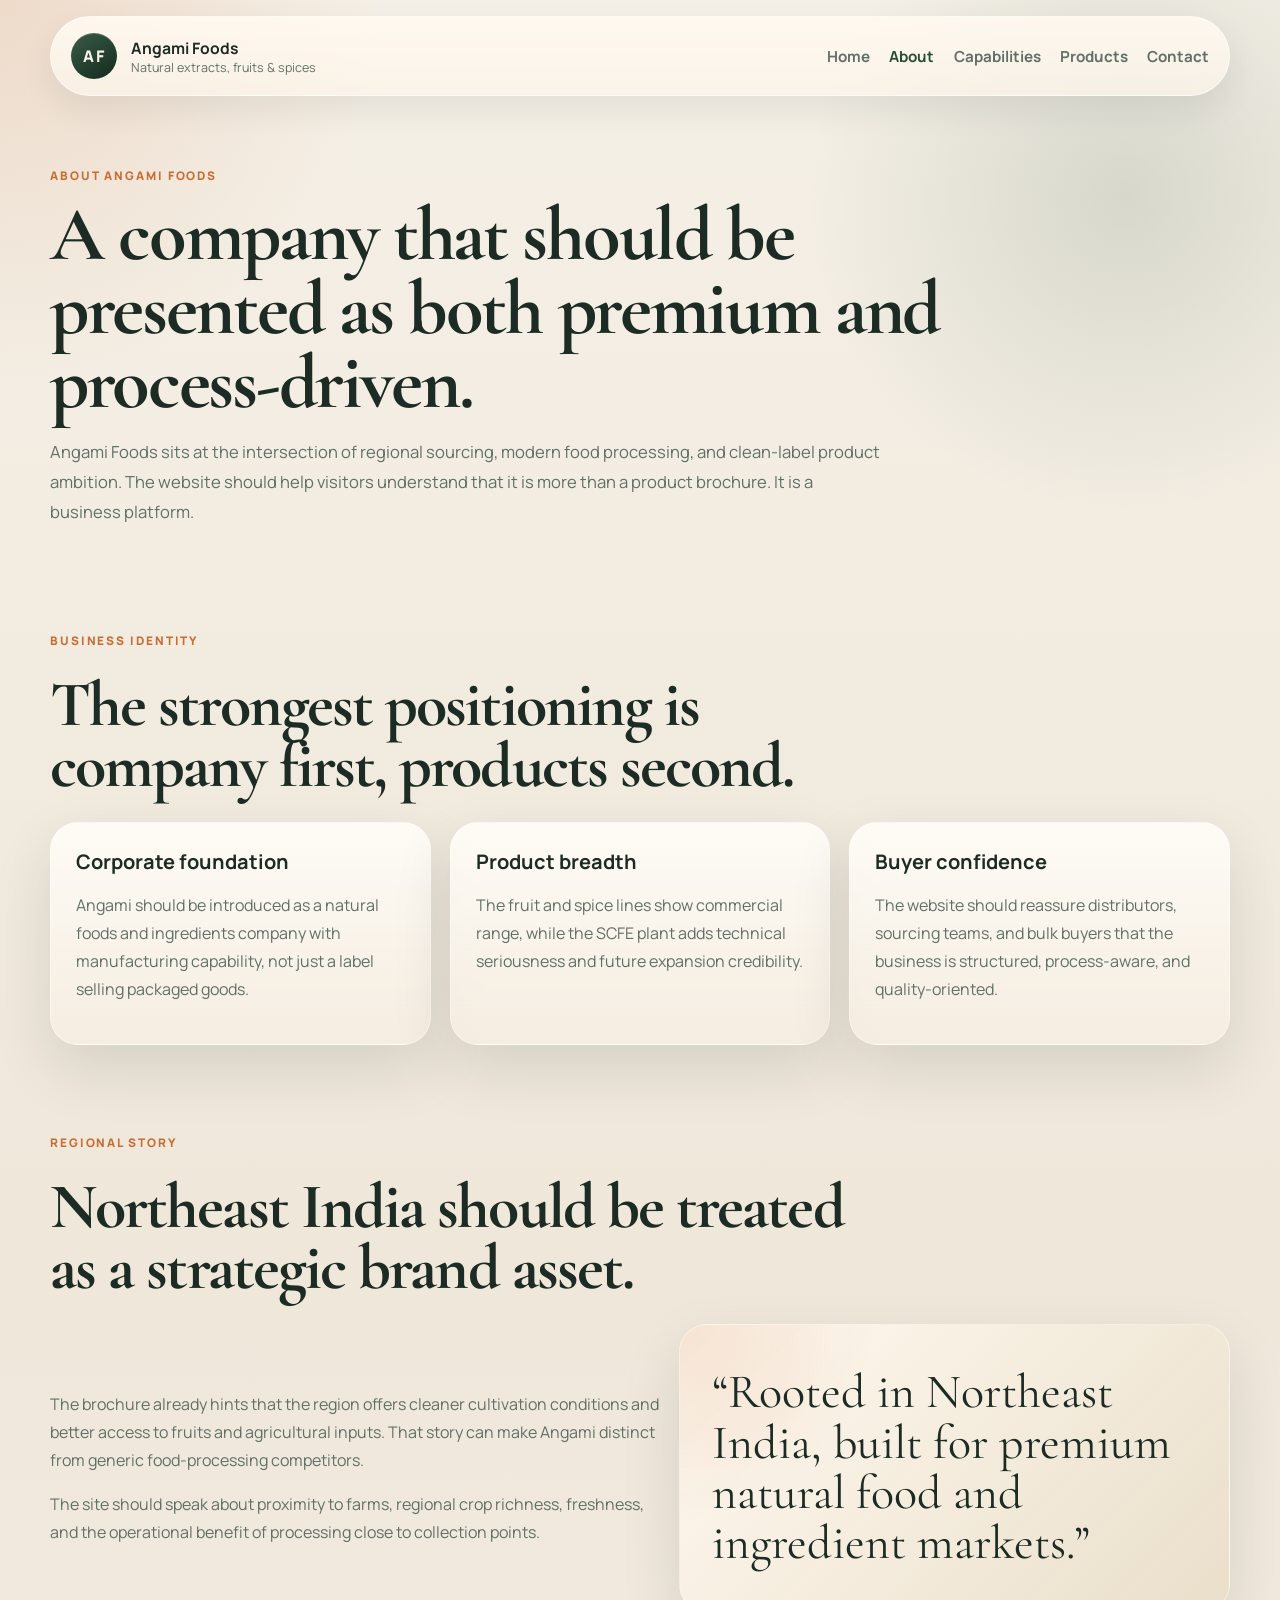
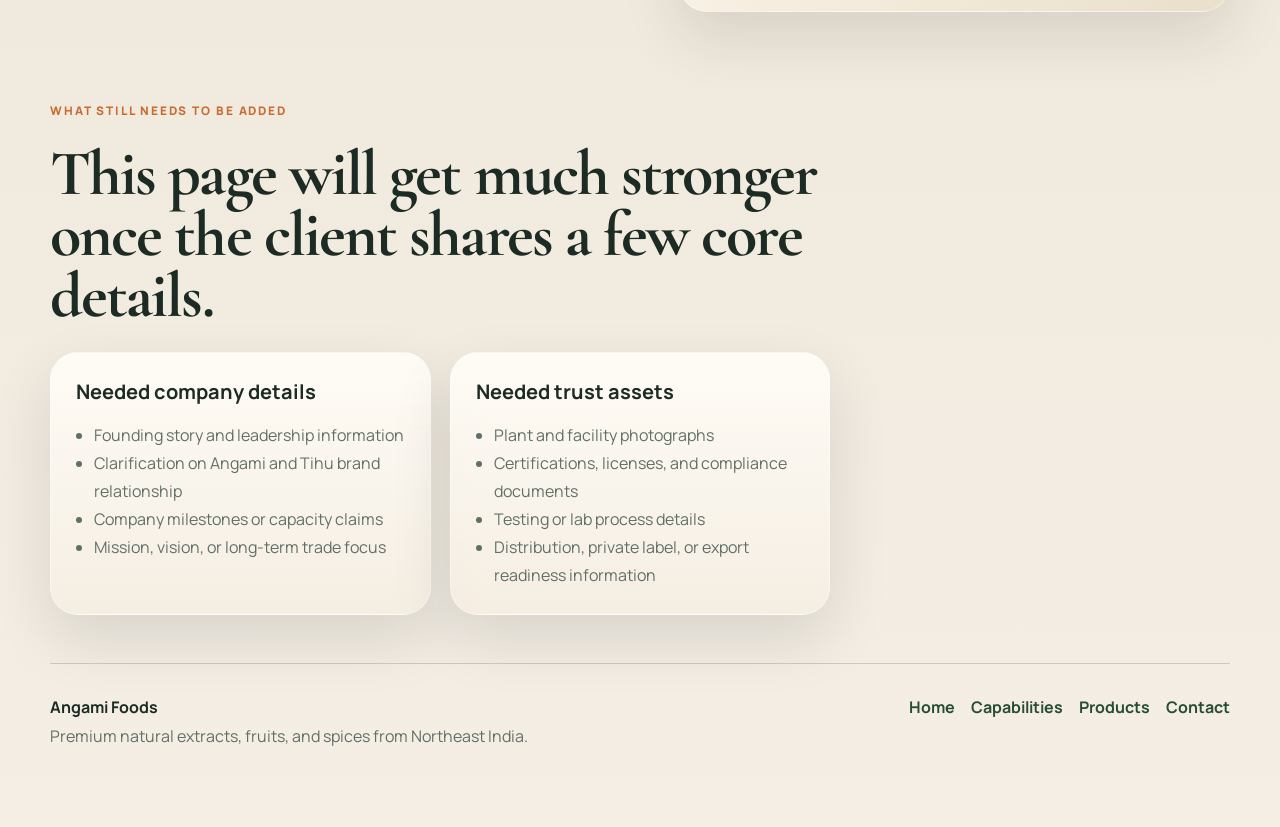
<file: about.html>
<!DOCTYPE html>
<html lang="en">
  <head>
    <meta charset="UTF-8" />
    <meta name="viewport" content="width=device-width, initial-scale=1.0" />
    <title>Angami Foods | About</title>
    <meta
      name="description"
      content="Learn about Angami Foods, its Northeast India sourcing story, and the business positioning behind its extracts, fruit products, and spices."
    />
    <link rel="preconnect" href="https://fonts.googleapis.com" />
    <link rel="preconnect" href="https://fonts.gstatic.com" crossorigin />
    <link
      href="https://fonts.googleapis.com/css2?family=Manrope:wght@400;500;600;700;800&family=Cormorant+Garamond:wght@500;600;700&display=swap"
      rel="stylesheet"
    />
    <link rel="stylesheet" href="styles.css" />
  </head>
  <body>
    <div class="site-shell">
      <header class="topbar">
        <a class="brand" href="index.html" aria-label="Angami Foods home">
          <span class="brand-mark">AF</span>
          <span class="brand-copy">
            <strong>Angami Foods</strong>
            <small>Natural extracts, fruits & spices</small>
          </span>
        </a>
        <button class="menu-toggle" type="button" aria-expanded="false" aria-controls="site-nav">
          Menu
        </button>
        <nav id="site-nav" class="site-nav">
          <a href="index.html">Home</a>
          <a class="is-current" href="about.html">About</a>
          <a href="capabilities.html">Capabilities</a>
          <a href="products.html">Products</a>
          <a href="contact.html">Contact</a>
        </nav>
      </header>

      <main>
        <section class="page-hero">
          <p class="eyebrow">About Angami Foods</p>
          <h1>A company that should be presented as both premium and process-driven.</h1>
          <p class="page-intro">
            Angami Foods sits at the intersection of regional sourcing, modern food processing, and
            clean-label product ambition. The website should help visitors understand that it is more
            than a product brochure. It is a business platform.
          </p>
        </section>

        <section class="section story-section">
          <div class="section-heading">
            <p class="eyebrow">Business Identity</p>
            <h2>The strongest positioning is company first, products second.</h2>
          </div>
          <div class="story-layout">
            <article class="story-card">
              <h3>Corporate foundation</h3>
              <p>
                Angami should be introduced as a natural foods and ingredients company with
                manufacturing capability, not just a label selling packaged goods.
              </p>
            </article>
            <article class="story-card">
              <h3>Product breadth</h3>
              <p>
                The fruit and spice lines show commercial range, while the SCFE plant adds technical
                seriousness and future expansion credibility.
              </p>
            </article>
            <article class="story-card">
              <h3>Buyer confidence</h3>
              <p>
                The website should reassure distributors, sourcing teams, and bulk buyers that the
                business is structured, process-aware, and quality-oriented.
              </p>
            </article>
          </div>
        </section>

        <section class="section sourcing-section">
          <div class="section-heading">
            <p class="eyebrow">Regional Story</p>
            <h2>Northeast India should be treated as a strategic brand asset.</h2>
          </div>
          <div class="sourcing-layout">
            <div class="sourcing-copy">
              <p>
                The brochure already hints that the region offers cleaner cultivation conditions and
                better access to fruits and agricultural inputs. That story can make Angami distinct
                from generic food-processing competitors.
              </p>
              <p>
                The site should speak about proximity to farms, regional crop richness, freshness,
                and the operational benefit of processing close to collection points.
              </p>
            </div>
            <div class="quote-card">
              <p>
                “Rooted in Northeast India, built for premium natural food and ingredient markets.”
              </p>
            </div>
          </div>
        </section>

        <section class="section quality-section">
          <div class="section-heading">
            <p class="eyebrow">What Still Needs To Be Added</p>
            <h2>This page will get much stronger once the client shares a few core details.</h2>
          </div>
          <div class="quality-grid">
            <article>
              <h3>Needed company details</h3>
              <ul>
                <li>Founding story and leadership information</li>
                <li>Clarification on Angami and Tihu brand relationship</li>
                <li>Company milestones or capacity claims</li>
                <li>Mission, vision, or long-term trade focus</li>
              </ul>
            </article>
            <article>
              <h3>Needed trust assets</h3>
              <ul>
                <li>Plant and facility photographs</li>
                <li>Certifications, licenses, and compliance documents</li>
                <li>Testing or lab process details</li>
                <li>Distribution, private label, or export readiness information</li>
              </ul>
            </article>
          </div>
        </section>
      </main>

      <footer class="site-footer">
        <div>
          <strong>Angami Foods</strong>
          <p>Premium natural extracts, fruits, and spices from Northeast India.</p>
        </div>
        <div class="footer-links">
          <a href="index.html">Home</a>
          <a href="capabilities.html">Capabilities</a>
          <a href="products.html">Products</a>
          <a href="contact.html">Contact</a>
        </div>
      </footer>
    </div>

    <script src="app.js"></script>
  </body>
</html>
</file>
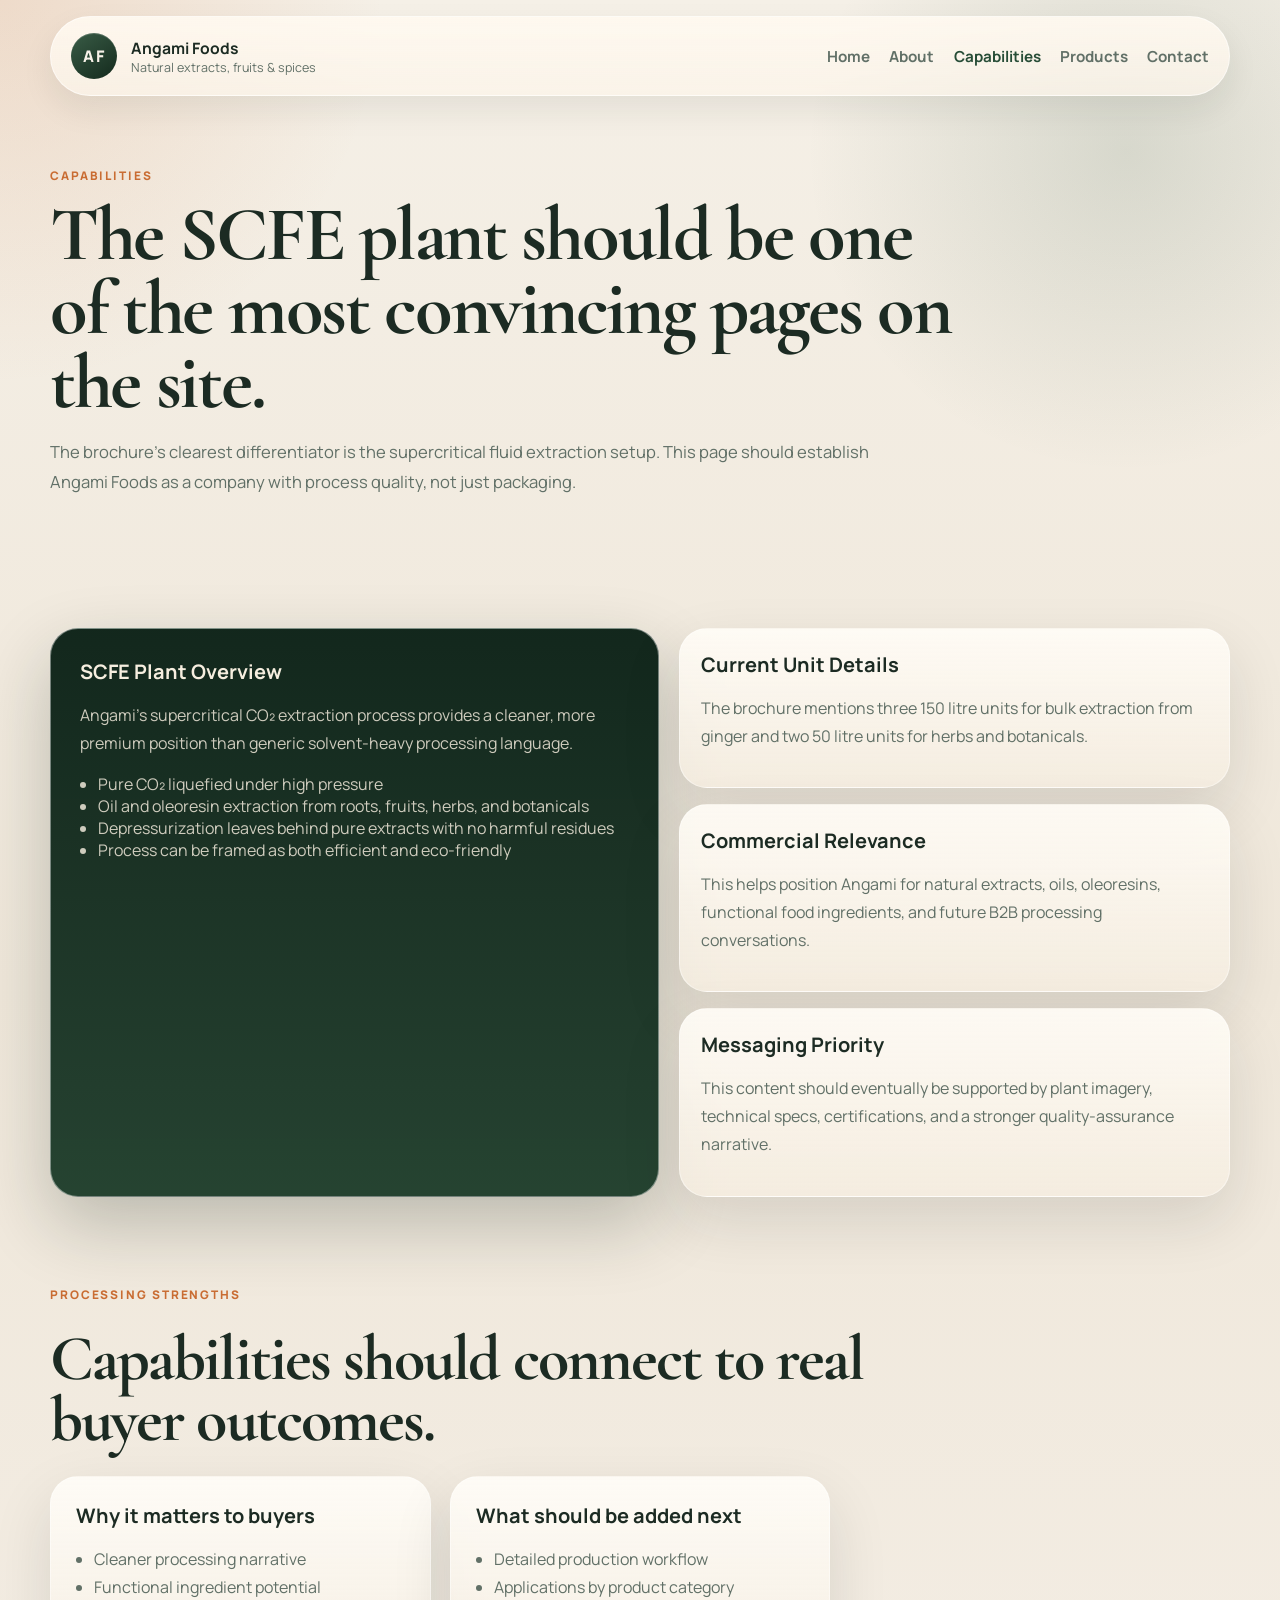
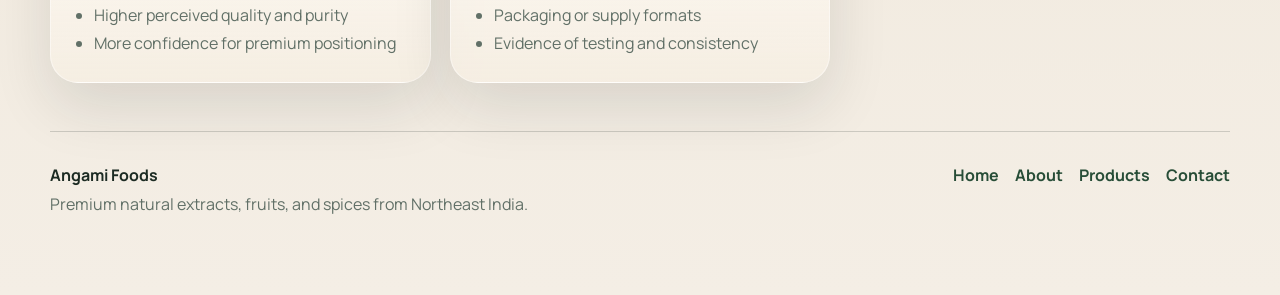
<file: capabilities.html>
<!DOCTYPE html>
<html lang="en">
  <head>
    <meta charset="UTF-8" />
    <meta name="viewport" content="width=device-width, initial-scale=1.0" />
    <title>Angami Foods | Capabilities</title>
    <meta
      name="description"
      content="Explore Angami Foods' SCFE extraction capability, fruit processing focus, and the operational story behind its premium natural product direction."
    />
    <link rel="preconnect" href="https://fonts.googleapis.com" />
    <link rel="preconnect" href="https://fonts.gstatic.com" crossorigin />
    <link
      href="https://fonts.googleapis.com/css2?family=Manrope:wght@400;500;600;700;800&family=Cormorant+Garamond:wght@500;600;700&display=swap"
      rel="stylesheet"
    />
    <link rel="stylesheet" href="styles.css" />
  </head>
  <body>
    <div class="site-shell">
      <header class="topbar">
        <a class="brand" href="index.html" aria-label="Angami Foods home">
          <span class="brand-mark">AF</span>
          <span class="brand-copy">
            <strong>Angami Foods</strong>
            <small>Natural extracts, fruits & spices</small>
          </span>
        </a>
        <button class="menu-toggle" type="button" aria-expanded="false" aria-controls="site-nav">
          Menu
        </button>
        <nav id="site-nav" class="site-nav">
          <a href="index.html">Home</a>
          <a href="about.html">About</a>
          <a class="is-current" href="capabilities.html">Capabilities</a>
          <a href="products.html">Products</a>
          <a href="contact.html">Contact</a>
        </nav>
      </header>

      <main>
        <section class="page-hero">
          <p class="eyebrow">Capabilities</p>
          <h1>The SCFE plant should be one of the most convincing pages on the site.</h1>
          <p class="page-intro">
            The brochure’s clearest differentiator is the supercritical fluid extraction setup. This
            page should establish Angami Foods as a company with process quality, not just packaging.
          </p>
        </section>

        <section class="section capabilities-section">
          <div class="capabilities-layout">
            <article class="capability-panel capability-panel-dark">
              <h3>SCFE Plant Overview</h3>
              <p>
                Angami’s supercritical CO₂ extraction process provides a cleaner, more premium
                position than generic solvent-heavy processing language.
              </p>
              <ul>
                <li>Pure CO₂ liquefied under high pressure</li>
                <li>Oil and oleoresin extraction from roots, fruits, herbs, and botanicals</li>
                <li>Depressurization leaves behind pure extracts with no harmful residues</li>
                <li>Process can be framed as both efficient and eco-friendly</li>
              </ul>
            </article>

            <article class="capability-stack">
              <div class="capability-tile">
                <h3>Current Unit Details</h3>
                <p>
                  The brochure mentions three 150 litre units for bulk extraction from ginger and
                  two 50 litre units for herbs and botanicals.
                </p>
              </div>
              <div class="capability-tile">
                <h3>Commercial Relevance</h3>
                <p>
                  This helps position Angami for natural extracts, oils, oleoresins, functional food
                  ingredients, and future B2B processing conversations.
                </p>
              </div>
              <div class="capability-tile">
                <h3>Messaging Priority</h3>
                <p>
                  This content should eventually be supported by plant imagery, technical specs,
                  certifications, and a stronger quality-assurance narrative.
                </p>
              </div>
            </article>
          </div>
        </section>

        <section class="section quality-section">
          <div class="section-heading">
            <p class="eyebrow">Processing Strengths</p>
            <h2>Capabilities should connect to real buyer outcomes.</h2>
          </div>
          <div class="quality-grid">
            <article>
              <h3>Why it matters to buyers</h3>
              <ul>
                <li>Cleaner processing narrative</li>
                <li>Functional ingredient potential</li>
                <li>Higher perceived quality and purity</li>
                <li>More confidence for premium positioning</li>
              </ul>
            </article>
            <article>
              <h3>What should be added next</h3>
              <ul>
                <li>Detailed production workflow</li>
                <li>Applications by product category</li>
                <li>Packaging or supply formats</li>
                <li>Evidence of testing and consistency</li>
              </ul>
            </article>
          </div>
        </section>
      </main>

      <footer class="site-footer">
        <div>
          <strong>Angami Foods</strong>
          <p>Premium natural extracts, fruits, and spices from Northeast India.</p>
        </div>
        <div class="footer-links">
          <a href="index.html">Home</a>
          <a href="about.html">About</a>
          <a href="products.html">Products</a>
          <a href="contact.html">Contact</a>
        </div>
      </footer>
    </div>

    <script src="app.js"></script>
  </body>
</html>
</file>
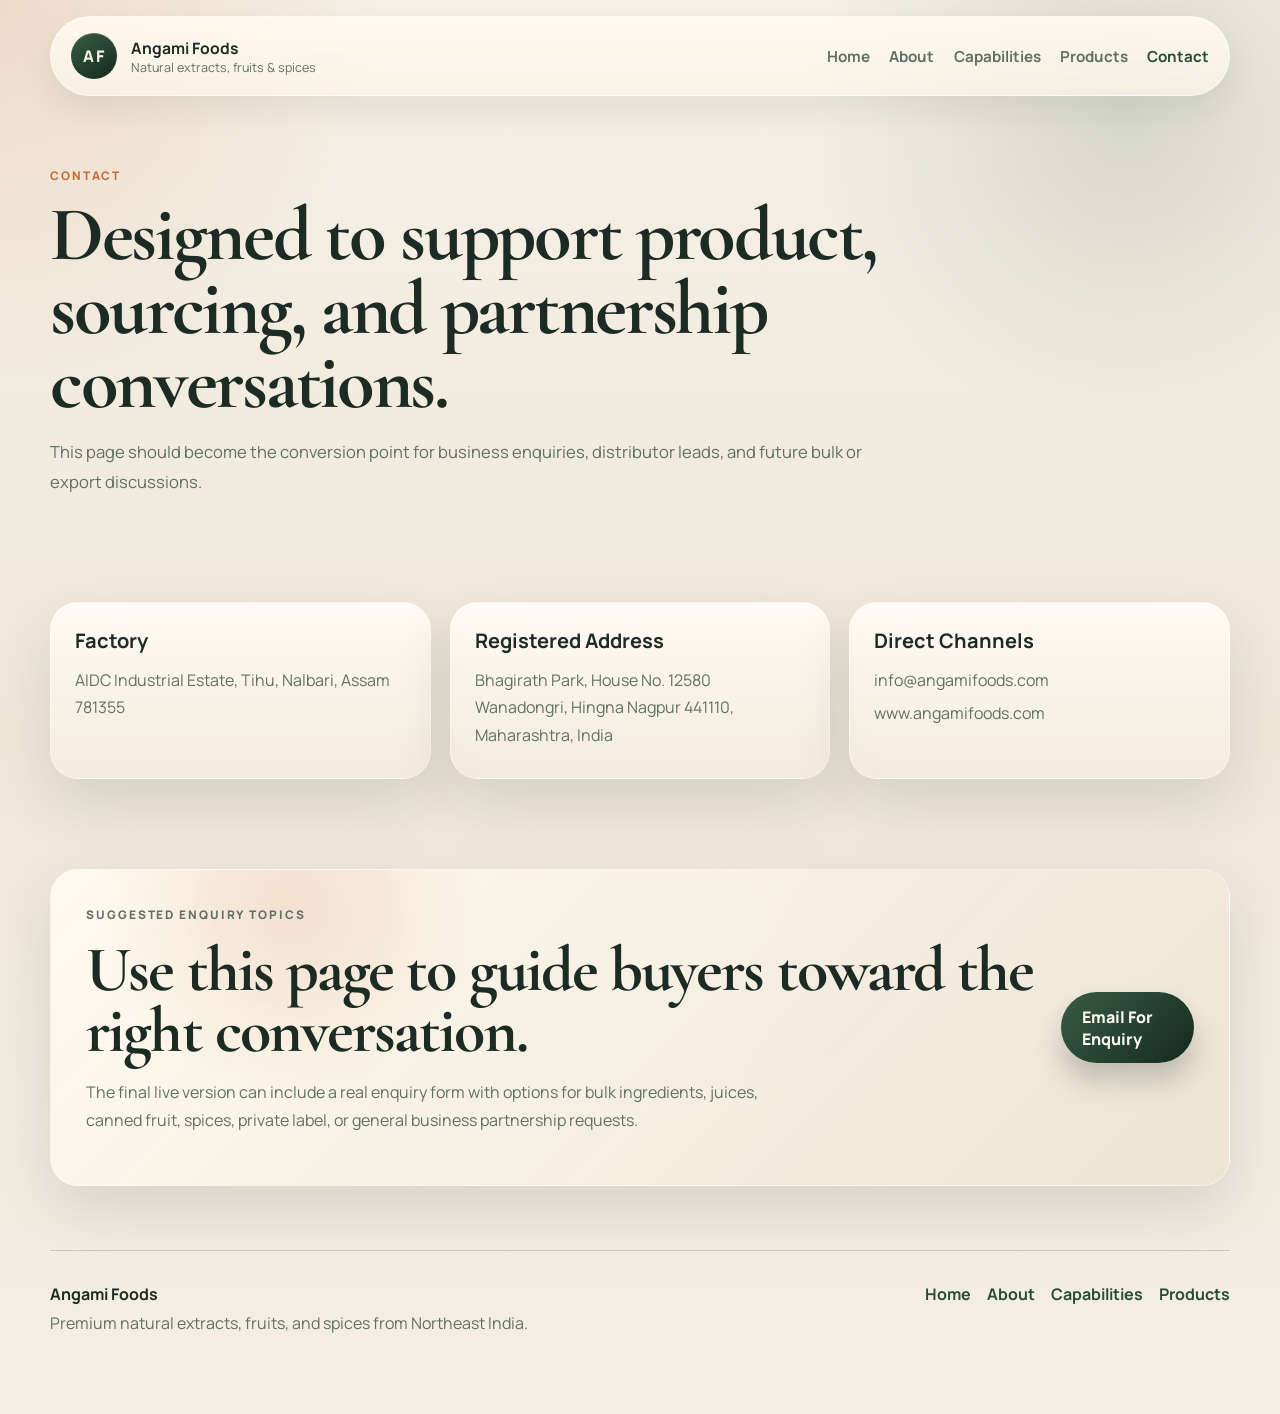
<file: contact.html>
<!DOCTYPE html>
<html lang="en">
  <head>
    <meta charset="UTF-8" />
    <meta name="viewport" content="width=device-width, initial-scale=1.0" />
    <title>Angami Foods | Contact</title>
    <meta
      name="description"
      content="Contact Angami Foods for business enquiries related to natural extracts, fruit products, spices, and processing opportunities."
    />
    <link rel="preconnect" href="https://fonts.googleapis.com" />
    <link rel="preconnect" href="https://fonts.gstatic.com" crossorigin />
    <link
      href="https://fonts.googleapis.com/css2?family=Manrope:wght@400;500;600;700;800&family=Cormorant+Garamond:wght@500;600;700&display=swap"
      rel="stylesheet"
    />
    <link rel="stylesheet" href="styles.css" />
  </head>
  <body>
    <div class="site-shell">
      <header class="topbar">
        <a class="brand" href="index.html" aria-label="Angami Foods home">
          <span class="brand-mark">AF</span>
          <span class="brand-copy">
            <strong>Angami Foods</strong>
            <small>Natural extracts, fruits & spices</small>
          </span>
        </a>
        <button class="menu-toggle" type="button" aria-expanded="false" aria-controls="site-nav">
          Menu
        </button>
        <nav id="site-nav" class="site-nav">
          <a href="index.html">Home</a>
          <a href="about.html">About</a>
          <a href="capabilities.html">Capabilities</a>
          <a href="products.html">Products</a>
          <a class="is-current" href="contact.html">Contact</a>
        </nav>
      </header>

      <main>
        <section class="page-hero">
          <p class="eyebrow">Contact</p>
          <h1>Designed to support product, sourcing, and partnership conversations.</h1>
          <p class="page-intro">
            This page should become the conversion point for business enquiries, distributor leads,
            and future bulk or export discussions.
          </p>
        </section>

        <section class="section contact-layout">
          <article class="contact-card">
            <h2>Factory</h2>
            <p>AIDC Industrial Estate, Tihu, Nalbari, Assam 781355</p>
          </article>
          <article class="contact-card">
            <h2>Registered Address</h2>
            <p>Bhagirath Park, House No. 12580 Wanadongri, Hingna Nagpur 441110, Maharashtra, India</p>
          </article>
          <article class="contact-card">
            <h2>Direct Channels</h2>
            <p><a href="mailto:info@angamifoods.com">info@angamifoods.com</a></p>
            <p><a href="https://www.angamifoods.com/">www.angamifoods.com</a></p>
          </article>
        </section>

        <section class="section enquiry-section">
          <div class="enquiry-card">
            <div>
              <p class="eyebrow">Suggested Enquiry Topics</p>
              <h2>Use this page to guide buyers toward the right conversation.</h2>
              <p>
                The final live version can include a real enquiry form with options for bulk
                ingredients, juices, canned fruit, spices, private label, or general business
                partnership requests.
              </p>
            </div>
            <a class="button button-primary" href="mailto:info@angamifoods.com">Email For Enquiry</a>
          </div>
        </section>
      </main>

      <footer class="site-footer">
        <div>
          <strong>Angami Foods</strong>
          <p>Premium natural extracts, fruits, and spices from Northeast India.</p>
        </div>
        <div class="footer-links">
          <a href="index.html">Home</a>
          <a href="about.html">About</a>
          <a href="capabilities.html">Capabilities</a>
          <a href="products.html">Products</a>
        </div>
      </footer>
    </div>

    <script src="app.js"></script>
  </body>
</html>
</file>
<file: styles.css>
:root {
  --bg: #f2ede3;
  --surface: rgba(255, 252, 246, 0.84);
  --surface-strong: #fffaf2;
  --ink: #1c2b23;
  --muted: #617067;
  --line: rgba(28, 43, 35, 0.1);
  --line-strong: rgba(28, 43, 35, 0.18);
  --green: #274d37;
  --green-deep: #142a1d;
  --green-soft: #395c46;
  --gold: #cf982f;
  --orange: #c96c32;
  --cream: #f7f1e6;
  --shadow: 0 24px 60px rgba(25, 34, 29, 0.12);
  --shadow-soft: 0 14px 32px rgba(25, 34, 29, 0.08);
  --radius-xl: 40px;
  --radius-lg: 28px;
  --radius-md: 20px;
  --radius-sm: 14px;
}

*,
*::before,
*::after {
  box-sizing: border-box;
}

html {
  scroll-behavior: smooth;
}

body {
  margin: 0;
  font-family: "Manrope", sans-serif;
  color: var(--ink);
  background:
    radial-gradient(circle at top left, rgba(201, 108, 50, 0.16), transparent 24rem),
    radial-gradient(circle at 88% 8%, rgba(39, 77, 55, 0.14), transparent 20rem),
    linear-gradient(180deg, #f5f0e7 0%, #efe7da 52%, #f4eee5 100%);
}

a {
  color: inherit;
  text-decoration: none;
}

.site-shell {
  width: min(1180px, calc(100% - 2rem));
  margin: 0 auto;
  padding-bottom: 4rem;
}

.topbar {
  position: sticky;
  top: 1rem;
  z-index: 10;
  display: flex;
  align-items: center;
  justify-content: space-between;
  gap: 1rem;
  margin-top: 1rem;
  padding: 1rem 1.25rem;
  border: 1px solid rgba(255, 255, 255, 0.55);
  border-radius: 999px;
  background:
    linear-gradient(180deg, rgba(255, 249, 240, 0.92), rgba(251, 244, 233, 0.76));
  backdrop-filter: blur(18px);
  box-shadow: var(--shadow-soft);
}

.brand {
  display: inline-flex;
  align-items: center;
  gap: 0.85rem;
}

.brand-mark {
  display: grid;
  place-items: center;
  width: 2.9rem;
  height: 2.9rem;
  border-radius: 50%;
  background: linear-gradient(145deg, var(--green-soft), var(--green-deep));
  color: #f8f2e9;
  font-weight: 800;
  letter-spacing: 0.08em;
  box-shadow: inset 0 1px 0 rgba(255, 255, 255, 0.18);
}

.brand-copy {
  display: flex;
  flex-direction: column;
}

.brand-copy strong {
  font-size: 0.98rem;
}

.brand-copy small {
  color: var(--muted);
  font-size: 0.78rem;
}

.menu-toggle {
  display: none;
  border: 0;
  border-radius: 999px;
  background: var(--green);
  color: #fff8ef;
  padding: 0.75rem 1rem;
  font: inherit;
  font-weight: 700;
}

.site-nav {
  display: flex;
  align-items: center;
  gap: 1.2rem;
}

.site-nav a {
  color: var(--muted);
  font-weight: 700;
  font-size: 0.95rem;
}

.site-nav a:hover {
  color: var(--green);
}

.site-nav a.is-current {
  color: var(--green);
}

.hero {
  position: relative;
  display: grid;
  grid-template-columns: 1.05fr 0.95fr;
  gap: 2rem;
  margin-top: 2rem;
  padding: 3rem;
  align-items: stretch;
  border: 1px solid rgba(255, 255, 255, 0.46);
  border-radius: var(--radius-xl);
  background:
    radial-gradient(circle at 75% 18%, rgba(201, 108, 50, 0.14), transparent 11rem),
    radial-gradient(circle at 18% 82%, rgba(39, 77, 55, 0.1), transparent 13rem),
    linear-gradient(135deg, rgba(255, 252, 246, 0.9), rgba(241, 232, 217, 0.76));
  box-shadow: var(--shadow);
  overflow: hidden;
}

.hero::before {
  content: "";
  position: absolute;
  inset: 1rem;
  border: 1px solid rgba(255, 255, 255, 0.4);
  border-radius: 32px;
  pointer-events: none;
}

.eyebrow {
  margin: 0 0 0.9rem;
  color: var(--orange);
  text-transform: uppercase;
  letter-spacing: 0.16em;
  font-size: 0.74rem;
  font-weight: 800;
}

.hero h1,
.section-heading h2,
.enquiry-card h2 {
  margin: 0;
  font-family: "Cormorant Garamond", serif;
  line-height: 0.95;
  letter-spacing: -0.03em;
}

.hero h1 {
  font-size: clamp(3.6rem, 8vw, 7rem);
  max-width: 10ch;
  position: relative;
  z-index: 1;
}

.hero-text {
  max-width: 62ch;
  margin: 1.45rem 0 0;
  font-size: 1.08rem;
  line-height: 1.85;
  color: var(--muted);
  position: relative;
  z-index: 1;
}

.hero-actions {
  display: flex;
  flex-wrap: wrap;
  gap: 0.85rem;
  margin-top: 2rem;
}

.button {
  display: inline-flex;
  align-items: center;
  justify-content: center;
  min-height: 3.2rem;
  padding: 0.85rem 1.3rem;
  border-radius: 999px;
  font-weight: 800;
  transition: transform 180ms ease, background 180ms ease, color 180ms ease;
}

.button:hover {
  transform: translateY(-2px);
}

.button-primary {
  background: linear-gradient(135deg, var(--green-soft), var(--green-deep));
  color: #fbf7ef;
  box-shadow: 0 18px 28px rgba(20, 42, 29, 0.22);
}

.button-secondary {
  border: 1px solid rgba(28, 43, 35, 0.12);
  background: rgba(255, 250, 241, 0.68);
}

.hero-highlights {
  display: flex;
  flex-wrap: wrap;
  gap: 0.85rem;
  padding: 0;
  margin: 1.5rem 0 0;
  list-style: none;
}

.hero-highlights li {
  padding: 0.78rem 1rem;
  border-radius: 999px;
  background: rgba(255, 248, 236, 0.72);
  border: 1px solid rgba(39, 77, 55, 0.1);
  color: var(--green);
  font-size: 0.92rem;
  font-weight: 700;
}

.hero-stage {
  display: grid;
  gap: 1rem;
  align-self: stretch;
  position: relative;
  z-index: 1;
}

.hero-visual-panel {
  position: relative;
  min-height: 18rem;
  overflow: hidden;
  border-radius: var(--radius-lg);
  box-shadow: var(--shadow);
}

.hero-visual-panel img {
  width: 100%;
  height: 100%;
  object-fit: cover;
  display: block;
}

.hero-visual-panel::after {
  content: "";
  position: absolute;
  inset: 0;
  background:
    linear-gradient(180deg, rgba(14, 24, 19, 0.08), rgba(14, 24, 19, 0.76));
}

.hero-visual-copy {
  position: absolute;
  left: 1.2rem;
  right: 1.2rem;
  bottom: 1.2rem;
  z-index: 1;
  color: #fbf4e9;
}

.hero-visual-copy span {
  display: inline-flex;
  margin-bottom: 0.7rem;
  padding: 0.42rem 0.7rem;
  border-radius: 999px;
  background: rgba(251, 244, 233, 0.14);
  backdrop-filter: blur(10px);
  font-size: 0.76rem;
  font-weight: 800;
  letter-spacing: 0.08em;
  text-transform: uppercase;
}

.hero-visual-copy strong {
  display: block;
  max-width: 20rem;
  font-size: 1.2rem;
  line-height: 1.45;
}

.hero-card,
.story-card,
.capability-panel,
.capability-tile,
.product-card,
.quote-card,
.quality-grid article,
.roadmap-step,
.enquiry-card {
  border: 1px solid rgba(255, 255, 255, 0.42);
  border-radius: var(--radius-lg);
  background: var(--surface);
  box-shadow: var(--shadow);
}

.hero-card {
  padding: 1.45rem;
  position: relative;
  overflow: hidden;
}

.hero-card::before {
  content: "";
  position: absolute;
  inset: 0;
  background:
    radial-gradient(circle at top right, rgba(207, 152, 47, 0.18), transparent 11rem),
    linear-gradient(180deg, rgba(255, 255, 255, 0.18), transparent 60%);
  pointer-events: none;
}

.hero-card-spotlight {
  min-height: 25rem;
  background:
    linear-gradient(180deg, rgba(253, 249, 242, 0.88), rgba(246, 237, 222, 0.74));
}

.hero-card-note-block {
  background:
    linear-gradient(180deg, rgba(20, 42, 29, 0.98), rgba(35, 61, 45, 0.96));
  color: #f6eedf;
}

.hero-card-note-block .eyebrow,
.hero-card-note-block h2,
.hero-card-note-block .hero-card-note {
  position: relative;
  z-index: 1;
}

.hero-card-note-block h2 {
  margin: 0;
  max-width: 11ch;
  font-family: "Cormorant Garamond", serif;
  font-size: clamp(2.1rem, 4vw, 3.2rem);
  line-height: 0.98;
}

.hero-stage-copy {
  position: relative;
  z-index: 1;
  margin: 1rem 0 0;
  max-width: 25rem;
  color: var(--muted);
  line-height: 1.8;
}

.hero-card-top {
  position: relative;
  z-index: 1;
  display: flex;
  justify-content: space-between;
  gap: 1rem;
  align-items: center;
  color: var(--muted);
  font-size: 0.95rem;
}

.hero-card-top strong {
  color: var(--green);
  font-size: 1rem;
}

.metric-grid {
  display: grid;
  grid-template-columns: repeat(2, minmax(0, 1fr));
  gap: 0.9rem;
  margin-top: 1.35rem;
  position: relative;
  z-index: 1;
}

.metric-grid article {
  padding: 1.05rem;
  border-radius: var(--radius-md);
  background: rgba(255, 255, 255, 0.54);
  border: 1px solid rgba(28, 43, 35, 0.07);
}

.metric-grid strong {
  display: block;
  font-size: 1.35rem;
  color: var(--green);
}

.metric-grid span,
.hero-card-note,
.story-card p,
.capability-panel p,
.capability-tile p,
.product-card p,
.sourcing-copy p,
.quality-grid li,
.roadmap-step p,
.enquiry-card p {
  color: var(--muted);
  line-height: 1.75;
}

.hero-card-note {
  margin: 1rem 0 0;
}

.trust-strip {
  display: grid;
  grid-template-columns: repeat(5, minmax(0, 1fr));
  gap: 0.95rem;
  margin: 1.8rem 0 0;
}

.trust-strip div {
  padding: 1rem 0.8rem;
  text-align: center;
  border-radius: 999px;
  background: linear-gradient(180deg, rgba(255, 251, 244, 0.86), rgba(246, 237, 223, 0.74));
  border: 1px solid rgba(255, 255, 255, 0.4);
  color: var(--green-deep);
  font-weight: 800;
  font-size: 0.84rem;
  letter-spacing: 0.04em;
}

.trust-badges-section {
  padding-top: 1.25rem;
}

.trust-badges-shell {
  display: grid;
  grid-template-columns: 0.75fr 1.25fr;
  gap: 1rem;
  padding: 1.25rem;
  border: 1px solid rgba(255, 255, 255, 0.44);
  border-radius: var(--radius-xl);
  background:
    linear-gradient(135deg, rgba(255, 252, 246, 0.86), rgba(240, 231, 216, 0.76));
  box-shadow: var(--shadow-soft);
}

.trust-badges-copy {
  padding: 0.8rem;
}

.trust-badges-copy h2 {
  margin: 0;
  font-family: "Cormorant Garamond", serif;
  font-size: clamp(2.1rem, 4vw, 3.4rem);
  line-height: 0.98;
}

.trust-badges-grid {
  display: grid;
  grid-template-columns: repeat(2, minmax(0, 1fr));
  gap: 1rem;
}

.trust-badges-grid article {
  padding: 1.25rem;
  border-radius: 24px;
  background: rgba(255, 250, 241, 0.72);
  border: 1px solid rgba(28, 43, 35, 0.08);
}

.trust-badges-grid strong {
  display: block;
  font-size: 1rem;
  color: var(--green-deep);
}

.trust-badges-grid span {
  display: block;
  margin-top: 0.7rem;
  color: var(--muted);
  line-height: 1.7;
}

.section {
  padding: 5.6rem 0 0;
}

.page-hero {
  padding: 4.4rem 0 1rem;
  max-width: 58rem;
}

.page-hero h1 {
  margin: 0;
  font-family: "Cormorant Garamond", serif;
  font-size: clamp(3rem, 6vw, 5.1rem);
  line-height: 0.96;
  letter-spacing: -0.03em;
}

.page-intro {
  max-width: 52rem;
  margin: 1.1rem 0 0;
  color: var(--muted);
  line-height: 1.8;
  font-size: 1.04rem;
}

.section-heading {
  display: grid;
  gap: 0.7rem;
  max-width: 52rem;
}

.section-heading h2,
.enquiry-card h2 {
  font-size: clamp(2.5rem, 5vw, 4.2rem);
}

.signature-band {
  padding-top: 2rem;
}

.signature-shell {
  display: grid;
  grid-template-columns: 0.8fr 1.2fr;
  gap: 1rem;
  padding: 1.3rem;
  border-radius: var(--radius-xl);
  background:
    linear-gradient(180deg, rgba(17, 36, 26, 0.98), rgba(32, 57, 42, 0.98));
  box-shadow: 0 28px 72px rgba(17, 36, 26, 0.22);
}

.signature-copy {
  padding: 1.3rem;
}

.signature-copy .eyebrow {
  color: #efb96f;
}

.signature-copy h2 {
  margin: 0;
  color: #f6eedf;
  font-family: "Cormorant Garamond", serif;
  font-size: clamp(2.4rem, 5vw, 4rem);
  line-height: 0.96;
}

.signature-metrics {
  display: grid;
  grid-template-columns: repeat(3, minmax(0, 1fr));
  gap: 1rem;
}

.signature-metrics article {
  padding: 1.35rem;
  border-radius: 24px;
  background:
    linear-gradient(180deg, rgba(248, 241, 230, 0.12), rgba(248, 241, 230, 0.05));
  border: 1px solid rgba(255, 255, 255, 0.1);
}

.signature-metrics strong {
  display: block;
  color: #f7f1e6;
  font-size: 1.25rem;
}

.signature-metrics span {
  display: block;
  margin-top: 0.8rem;
  color: rgba(247, 241, 230, 0.74);
  line-height: 1.7;
}

.story-layout,
.product-grid,
.quality-grid,
.roadmap-grid {
  display: grid;
  grid-template-columns: repeat(3, minmax(0, 1fr));
  gap: 1.2rem;
  margin-top: 1.6rem;
}

.story-card,
.product-card,
.quality-grid article,
.roadmap-step {
  padding: 1.55rem;
  background:
    linear-gradient(180deg, rgba(255, 253, 248, 0.9), rgba(246, 238, 226, 0.75));
}

.story-card h3,
.capability-panel h3,
.capability-tile h3,
.product-card h3,
.quality-grid h3,
.roadmap-step h3 {
  margin: 0;
  font-size: 1.25rem;
}

.capabilities-layout,
.sourcing-layout {
  display: grid;
  grid-template-columns: 1.05fr 0.95fr;
  gap: 1.2rem;
  margin-top: 1.6rem;
}

.capability-panel,
.capability-stack {
  min-height: 100%;
}

.capability-panel {
  padding: 1.8rem;
}

.capability-panel-dark {
  background:
    linear-gradient(180deg, rgba(19, 39, 28, 0.98), rgba(38, 68, 50, 0.96)),
    var(--green-deep);
  color: #f6eedf;
  box-shadow: 0 28px 70px rgba(19, 39, 28, 0.24);
}

.capability-panel-dark p,
.capability-panel-dark li {
  color: rgba(246, 238, 223, 0.82);
}

.capability-panel ul,
.product-card ul,
.quality-grid ul {
  margin: 1rem 0 0;
  padding-left: 1.15rem;
}

.capability-stack {
  display: grid;
  gap: 1rem;
}

.capability-tile {
  padding: 1.35rem;
  background:
    linear-gradient(180deg, rgba(255, 252, 246, 0.92), rgba(245, 237, 224, 0.78));
}

.product-card {
  display: flex;
  flex-direction: column;
  overflow: hidden;
}

.product-image {
  margin: -1.55rem -1.55rem 1.1rem;
  aspect-ratio: 1.3 / 1;
  overflow: hidden;
}

.product-image img {
  width: 100%;
  height: 100%;
  object-fit: cover;
  display: block;
}

.product-tag {
  display: inline-flex;
  align-self: flex-start;
  padding: 0.45rem 0.7rem;
  border-radius: 999px;
  background: rgba(211, 154, 44, 0.14);
  color: #865f12;
  font-size: 0.78rem;
  font-weight: 800;
  text-transform: uppercase;
  letter-spacing: 0.08em;
}

.sourcing-copy {
  align-self: center;
}

.quote-card {
  display: grid;
  place-items: center;
  padding: 2rem;
  min-height: 18rem;
  background:
    radial-gradient(circle at top left, rgba(201, 108, 50, 0.16), transparent 12rem),
    linear-gradient(135deg, rgba(255, 250, 241, 0.96), rgba(233, 221, 200, 0.92));
}

.quote-card p {
  margin: 0;
  font-family: "Cormorant Garamond", serif;
  font-size: clamp(2rem, 4vw, 3rem);
  line-height: 1.05;
}

.visual-gallery-section {
  padding-top: 3rem;
}

.visual-gallery {
  display: grid;
  grid-template-columns: 1.25fr 0.75fr;
  gap: 1rem;
  margin-top: 1.6rem;
}

.visual-side-stack {
  display: grid;
  gap: 1rem;
}

.visual-card {
  position: relative;
  min-height: 19rem;
  overflow: hidden;
  border-radius: var(--radius-lg);
  box-shadow: var(--shadow);
}

.visual-card img {
  width: 100%;
  height: 100%;
  object-fit: cover;
  display: block;
}

.visual-card::after {
  content: "";
  position: absolute;
  inset: 0;
  background: linear-gradient(180deg, transparent 30%, rgba(16, 26, 20, 0.72) 100%);
}

.visual-card-wide {
  min-height: 26rem;
}

.visual-overlay {
  position: absolute;
  left: 1.2rem;
  right: 1.2rem;
  bottom: 1.2rem;
  z-index: 1;
  color: #f8f2e8;
}

.visual-overlay span {
  display: inline-flex;
  margin-bottom: 0.55rem;
  padding: 0.42rem 0.7rem;
  border-radius: 999px;
  background: rgba(248, 242, 232, 0.18);
  backdrop-filter: blur(8px);
  font-size: 0.75rem;
  font-weight: 800;
  letter-spacing: 0.06em;
  text-transform: uppercase;
}

.visual-overlay strong {
  display: block;
  max-width: 24rem;
  font-size: 1.15rem;
  line-height: 1.45;
}

.visual-overlay a {
  display: inline-flex;
  margin-top: 0.85rem;
  color: #f8f2e8;
  font-weight: 800;
  text-decoration: underline;
  text-underline-offset: 0.22em;
}

.visual-card-dark {
  display: grid;
  align-items: end;
  min-height: 16rem;
  padding: 1.35rem;
  background:
    radial-gradient(circle at top right, rgba(201, 108, 50, 0.18), transparent 10rem),
    linear-gradient(180deg, rgba(20, 42, 29, 0.98), rgba(36, 65, 47, 0.97));
}

.visual-card-dark::after {
  display: none;
}

.visual-card-copy {
  position: relative;
  z-index: 1;
  color: #f7f1e6;
}

.visual-card-copy h3 {
  margin: 0;
  font-family: "Cormorant Garamond", serif;
  font-size: clamp(2rem, 4vw, 2.8rem);
  line-height: 0.98;
}

.visual-card-copy p {
  margin: 0.95rem 0 0;
  color: rgba(247, 241, 230, 0.78);
  line-height: 1.75;
}

.text-link {
  display: inline-flex;
  margin-top: 1rem;
  color: #f7f1e6;
  font-weight: 800;
  text-decoration: underline;
  text-underline-offset: 0.24em;
}

.roadmap-step span {
  display: inline-flex;
  align-items: center;
  justify-content: center;
  width: 2.3rem;
  height: 2.3rem;
  border-radius: 50%;
  background: rgba(39, 77, 55, 0.1);
  color: var(--green);
  font-weight: 800;
}

.enquiry-card {
  display: flex;
  align-items: center;
  justify-content: space-between;
  gap: 1.5rem;
  padding: 2.2rem;
  margin-bottom: 4rem;
  background:
    radial-gradient(circle at 20% 10%, rgba(201, 108, 50, 0.16), transparent 12rem),
    linear-gradient(135deg, rgba(255, 250, 241, 0.98), rgba(236, 227, 212, 0.94));
}

.enquiry-card p:last-child {
  max-width: 44rem;
}

.contact-band-section {
  padding-top: 2rem;
}

.contact-band {
  display: flex;
  align-items: center;
  justify-content: space-between;
  gap: 1.5rem;
  padding: 2rem 2.15rem;
  border-radius: var(--radius-xl);
  background:
    radial-gradient(circle at left top, rgba(201, 108, 50, 0.16), transparent 11rem),
    linear-gradient(135deg, rgba(18, 38, 27, 0.98), rgba(35, 62, 46, 0.97));
  box-shadow: 0 28px 72px rgba(18, 38, 27, 0.2);
}

.contact-band-copy {
  max-width: 42rem;
}

.contact-band-copy .eyebrow {
  color: #efb96f;
}

.contact-band-copy h2 {
  margin: 0;
  color: #f8f1e5;
  font-family: "Cormorant Garamond", serif;
  font-size: clamp(2.2rem, 4.6vw, 4rem);
  line-height: 0.98;
}

.contact-band-copy p:last-child {
  margin: 1rem 0 0;
  color: rgba(248, 241, 229, 0.76);
  line-height: 1.8;
}

.contact-band-actions {
  display: flex;
  flex-direction: column;
  gap: 0.85rem;
  min-width: 14rem;
}

.contact-layout {
  display: grid;
  grid-template-columns: repeat(3, minmax(0, 1fr));
  gap: 1.2rem;
}

.contact-card {
  padding: 1.5rem;
  border: 1px solid rgba(255, 255, 255, 0.45);
  border-radius: var(--radius-lg);
  background: linear-gradient(180deg, rgba(255, 252, 246, 0.9), rgba(244, 236, 223, 0.76));
  box-shadow: var(--shadow);
}

.contact-card h2 {
  margin: 0 0 0.8rem;
  font-size: 1.25rem;
}

.contact-card p {
  margin: 0.35rem 0;
  color: var(--muted);
  line-height: 1.7;
}

.site-footer {
  display: flex;
  justify-content: space-between;
  gap: 1.5rem;
  margin-top: 3rem;
  padding: 2rem 0 1rem;
  border-top: 1px solid var(--line-strong);
}

.site-footer p {
  max-width: 32rem;
  color: var(--muted);
  margin: 0.45rem 0 0;
}

.footer-links {
  display: flex;
  flex-wrap: wrap;
  gap: 1rem;
  align-content: flex-start;
}

.footer-links a {
  color: var(--green);
  font-weight: 700;
}

@media (max-width: 980px) {
  .hero,
  .capabilities-layout,
  .sourcing-layout,
  .enquiry-card,
  .story-layout,
  .product-grid,
  .quality-grid,
  .roadmap-grid,
  .trust-strip,
  .contact-layout,
  .signature-shell,
  .signature-metrics,
  .visual-gallery,
  .trust-badges-shell,
  .trust-badges-grid {
    grid-template-columns: 1fr;
  }

  .topbar {
    position: sticky;
    border-radius: 28px;
    align-items: center;
    flex-wrap: nowrap;
    padding: 0.9rem 1rem;
    z-index: 30;
  }

  .menu-toggle {
    display: inline-flex;
    margin-left: auto;
    position: relative;
    z-index: 2;
  }

  .site-nav {
    display: none;
    position: absolute;
    left: 0.75rem;
    right: 0.75rem;
    top: calc(100% + 0.55rem);
    width: auto;
    flex-direction: column;
    align-items: stretch;
    justify-content: flex-start;
    gap: 0.8rem;
    padding: 0.75rem;
    background:
      linear-gradient(180deg, rgba(255, 249, 240, 0.98), rgba(247, 239, 227, 0.97));
    backdrop-filter: blur(12px);
    z-index: 20;
    border: 1px solid rgba(255, 255, 255, 0.7);
    border-radius: 24px;
    box-shadow: 0 20px 42px rgba(20, 42, 29, 0.14);
  }

  .site-nav.is-open {
    display: flex;
  }

  .site-nav a {
    width: 100%;
    padding: 1.15rem 1.15rem;
    border-radius: 24px;
    font-size: 1.15rem;
    background: rgba(255, 251, 244, 0.78);
    border: 1px solid rgba(255, 255, 255, 0.6);
  }

  .site-nav a.is-current,
  .site-nav a:hover {
    background: rgba(39, 77, 55, 0.08);
  }

  .topbar.menu-open {
    border-bottom-left-radius: 24px;
    border-bottom-right-radius: 24px;
    box-shadow: 0 18px 34px rgba(20, 42, 29, 0.1);
  }

  .hero {
    margin-top: 1.4rem;
    padding: 1.35rem;
  }

  .hero-stage {
    margin-top: 0.5rem;
  }

  .section {
    padding-top: 4.4rem;
  }

  .page-hero {
    padding-top: 3.5rem;
  }

  .section-heading h2,
  .enquiry-card h2,
  .trust-badges-copy h2,
  .contact-band-copy h2 {
    font-size: clamp(2.15rem, 7vw, 3.3rem);
  }

  .visual-card-wide,
  .visual-card,
  .hero-visual-panel {
    min-height: 15rem;
  }

  .story-card,
  .product-card,
  .quality-grid article,
  .roadmap-step,
  .trust-badges-grid article,
  .contact-card,
  .capability-panel,
  .capability-tile,
  .enquiry-card {
    padding: 1.25rem;
  }

  .contact-band {
    flex-direction: column;
    align-items: flex-start;
  }

  .contact-band-actions {
    width: 100%;
    min-width: 0;
  }

  .signature-copy,
  .signature-metrics article {
    padding: 1.2rem;
  }

  .site-footer {
    flex-direction: column;
  }
}

@media (max-width: 640px) {
  .site-shell {
    width: min(100% - 1rem, 100%);
  }

  .topbar {
    top: 0.5rem;
    padding: 0.85rem 0.9rem;
  }

  .hero h1 {
    max-width: none;
  }

  .page-hero h1 {
    max-width: 12ch;
  }

  .metric-grid {
    grid-template-columns: 1fr;
  }

  .button {
    width: 100%;
  }

  .hero-actions {
    flex-direction: column;
  }

  .hero-text,
  .page-intro,
  .hero-stage-copy,
  .story-card p,
  .capability-panel p,
  .capability-tile p,
  .product-card p,
  .quality-grid li,
  .roadmap-step p,
  .contact-card p,
  .trust-badges-grid span,
  .signature-metrics span,
  .contact-band-copy p:last-child {
    line-height: 1.65;
  }

  .hero {
    padding: 1.1rem;
    border-radius: 30px;
  }

  .hero::before {
    inset: 0.65rem;
    border-radius: 24px;
  }

  .hero-copy,
  .signature-copy,
  .trust-badges-copy {
    padding-inline: 0.2rem;
  }

  .hero-highlights {
    gap: 0.6rem;
  }

  .hero-highlights li,
  .trust-strip div {
    font-size: 0.8rem;
  }

  .visual-overlay {
    left: 1rem;
    right: 1rem;
    bottom: 1rem;
  }

  .visual-overlay strong {
    font-size: 1rem;
    line-height: 1.4;
  }

  .signature-shell {
    padding: 0.9rem;
    border-radius: 28px;
  }

  .trust-badges-shell,
  .contact-band {
    padding: 1.2rem;
    border-radius: 28px;
  }

  .contact-band-actions .button,
  .site-nav a,
  .menu-toggle {
    min-height: 3.1rem;
  }

  .hero-card-note-block h2 {
    max-width: none;
  }
}
</file>
